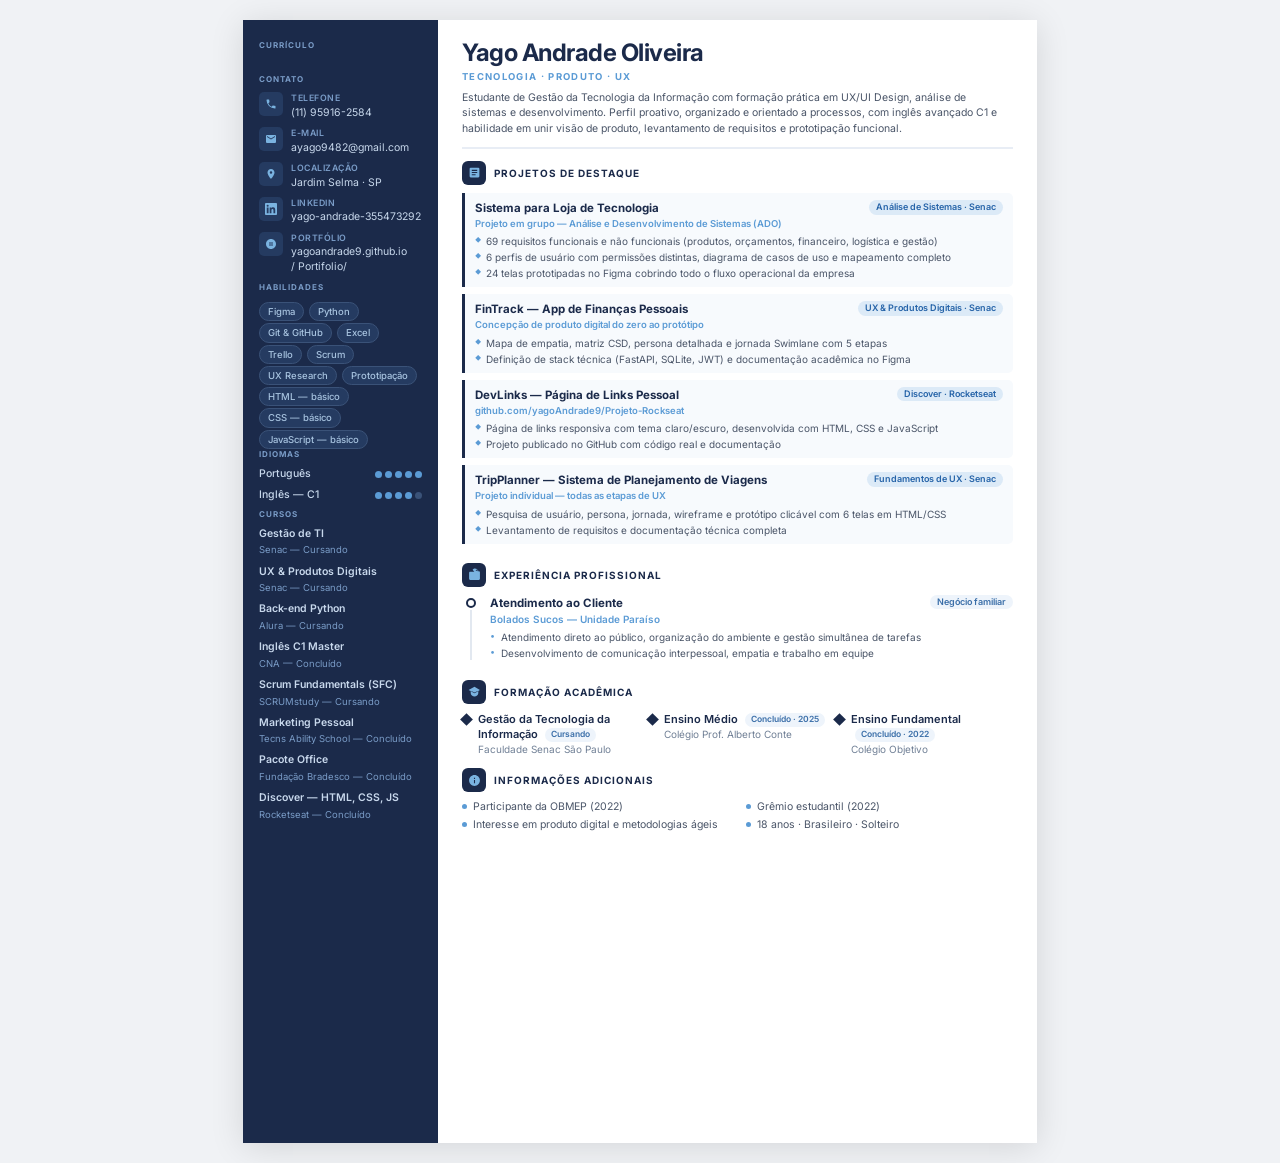
<file: assets/curriculo_yago.html>
<!DOCTYPE html>
<html lang="pt-BR">
<head>
<meta charset="UTF-8">
<title>Currículo — Yago Andrade Oliveira</title>
<link href="https://fonts.googleapis.com/css2?family=Inter:wght@300;400;500;600;700&display=swap" rel="stylesheet">
<style>
* { margin:0; padding:0; box-sizing:border-box; }
body {
  font-family:'Inter',sans-serif;
  background:#f0f2f5;
  color:#1a1a2e;
  font-size:11.5px;
  line-height:1.4;
  -webkit-print-color-adjust:exact;
  print-color-adjust:exact;
}
.page {
  width:210mm;
  height:297mm;
  margin:20px auto;
  background:#fff;
  display:grid;
  grid-template-columns:195px 1fr;
  overflow:hidden;
  box-shadow:0 4px 32px rgba(0,0,0,0.12);
}
/* SIDEBAR */
.sidebar {
  background:#1b2a4a;
  color:#e8edf5;
  padding:20px 16px;
  display:flex;
  flex-direction:column;
  gap:16px;
}
.sidebar-label {
  font-size:8px;
  font-weight:700;
  letter-spacing:0.12em;
  text-transform:uppercase;
  color:#7a9cc7;
  margin-bottom:7px;
  display:block;
}
.contact-item {
  display:flex;
  align-items:flex-start;
  gap:8px;
  margin-bottom:7px;
  font-size:10.5px;
  color:#c8d8ec;
}
.contact-icon {
  width:24px;height:24px;
  background:#253b61;
  border-radius:5px;
  display:flex;align-items:center;justify-content:center;
  flex-shrink:0;
}
.contact-icon svg { width:12px;height:12px;fill:#7ab3e0; }
.contact-sub {
  font-size:smaller;color:#7a9cc7;font-weight:600;
  text-transform:uppercase;letter-spacing:0.06em;
  display:block;margin-bottom:1px;
}
.skill-tag {
  display:inline-block;
  background:#253b61;color:#a8c4e0;
  border:1px solid #3a5278;border-radius:20px;
  padding:2px 8px;font-size:9.5px;
  margin:2px 2px 0 0;font-weight:500;
}
.idioma-row {
  display:flex;align-items:center;
  justify-content:space-between;margin-bottom:6px;
}
.idioma-name { font-size:10.5px;color:#c8d8ec;font-weight:500; }
.dots { display:flex;gap:3px; }
.dot { width:7px;height:7px;border-radius:50%;background:#3a5278; }
.dot.filled { background:#5b9bd5; }
.curso-item { margin-bottom:7px; }
.curso-title { font-size:10.5px;font-weight:600;color:#c8d8ec;display:block; }
.curso-sub { font-size:9.5px;color:#7a9cc7; }
/* MAIN */
.main {
  padding:20px 24px 18px;
  display:flex;flex-direction:column;
}
.header {
  margin-bottom:12px;
  border-bottom:2px solid #e8edf5;
  padding-bottom:10px;
}
.name { font-size:24px;font-weight:700;color:#1b2a4a;letter-spacing:-0.5px;line-height:1.1; }
.tagline {
  font-size:9.5px;font-weight:700;letter-spacing:0.14em;
  text-transform:uppercase;color:#5b9bd5;margin:4px 0 6px;
}
.objective-text { font-size:10.5px;color:#4a5568;line-height:1.5; }
.section { margin-bottom:12px; }
.section-header {
  display:flex;align-items:center;gap:8px;margin-bottom:8px;
}
.section-icon {
  width:24px;height:24px;background:#1b2a4a;border-radius:6px;
  display:flex;align-items:center;justify-content:center;flex-shrink:0;
}
.section-icon svg { width:13px;height:13px;fill:#7ab3e0; }
.section-title {
  font-size:10px;font-weight:700;letter-spacing:0.1em;
  text-transform:uppercase;color:#1b2a4a;
}
.project-item {
  margin-bottom:7px;padding:7px 10px;
  background:#f7fafd;border-left:3px solid #1b2a4a;
  border-radius:0 5px 5px 0;
}
.project-top {
  display:flex;justify-content:space-between;
  align-items:flex-start;margin-bottom:1px;
}
.project-title { font-size:11.5px;font-weight:700;color:#1b2a4a; }
.project-tag {
  font-size:9px;font-weight:600;background:#dceaf7;color:#2563a8;
  padding:1px 7px;border-radius:20px;white-space:nowrap;
  margin-left:6px;flex-shrink:0;
}
.project-sub { font-size:9.5px;color:#5b9bd5;font-weight:600;margin-bottom:4px; }
.project-bullets { list-style:none;display:flex;flex-direction:column;gap:2px; }
.project-bullets li {
  font-size:10px;color:#4a5568;padding-left:11px;position:relative;
}
.project-bullets li::before {
  content:'◆';position:absolute;left:0;
  color:#5b9bd5;font-size:6px;top:2px;
}
.exp-item {
  display:grid;grid-template-columns:18px 1fr;
  gap:0 10px;margin-bottom:8px;
}
.timeline-dot {
  display:flex;flex-direction:column;
  align-items:center;padding-top:3px;
}
.tl-circle {
  width:10px;height:10px;border-radius:50%;
  border:2px solid #1b2a4a;background:#fff;flex-shrink:0;
}
.tl-line { width:2px;flex:1;background:#e2e8f0;margin-top:2px; }
.exp-top {
  display:flex;justify-content:space-between;
  align-items:flex-start;margin-bottom:1px;
}
.exp-title { font-size:11.5px;font-weight:700;color:#1b2a4a; }
.exp-badge {
  font-size:9px;font-weight:600;background:#eef4fb;color:#3a6ea8;
  padding:1px 7px;border-radius:20px;white-space:nowrap;margin-left:6px;
}
.exp-company { font-size:10px;color:#5b9bd5;font-weight:600;margin-bottom:4px; }
.exp-bullets { list-style:none;display:flex;flex-direction:column;gap:2px; }
.exp-bullets li {
  font-size:10px;color:#4a5568;padding-left:11px;position:relative;
}
.exp-bullets li::before {
  content:'•';position:absolute;left:0;
  color:#5b9bd5;font-size:9px;top:0px;
}
.edu-row {
  display:flex;flex-wrap:wrap;gap:8px;
}
.edu-item {
  display:flex;align-items:flex-start;gap:7px;
  flex:1;min-width:140px;
}
.edu-diamond {
  width:9px;height:9px;background:#1b2a4a;
  transform:rotate(45deg);flex-shrink:0;margin-top:3px;
}
.edu-title { font-size:11px;font-weight:600;color:#1b2a4a; }
.edu-sub { font-size:10px;color:#718096; }
.edu-badge {
  display:inline-block;font-size:8.5px;font-weight:600;
  background:#eef4fb;color:#3a6ea8;padding:1px 6px;
  border-radius:20px;margin-left:4px;vertical-align:middle;
}
.info-grid {
  display:grid;grid-template-columns:1fr 1fr;gap:3px 16px;
}
.info-row {
  display:flex;align-items:flex-start;gap:6px;
  font-size:10.5px;color:#4a5568;
}
.info-dot {
  width:5px;height:5px;border-radius:50%;
  background:#5b9bd5;flex-shrink:0;margin-top:4px;
}
@media print {
  body { background:#fff; }
  .page { margin:0;box-shadow:none;width:100%;height:100vh; }
}
</style>
</head>
<body>
<div class="page">

<aside class="sidebar">
  <div>
    <span class="sidebar-label">Currículo</span>
  </div>

  <div>
    <span class="sidebar-label">Contato</span>
    <div class="contact-item">
      <div class="contact-icon"><svg viewBox="0 0 24 24"><path d="M6.62 10.79a15.05 15.05 0 006.59 6.59l2.2-2.2a1 1 0 011.01-.24 11.5 11.5 0 003.6.57 1 1 0 011 1V20a1 1 0 01-1 1A17 17 0 013 4a1 1 0 011-1h3.5a1 1 0 011 1c0 1.25.2 2.45.57 3.57a1 1 0 01-.24 1.01l-2.21 2.21z"/></svg></div>
      <div><span class="contact-sub">Telefone</span>(11) 95916-2584</div>
    </div>
    <div class="contact-item">
      <div class="contact-icon"><svg viewBox="0 0 24 24"><path d="M20 4H4a2 2 0 00-2 2v12a2 2 0 002 2h16a2 2 0 002-2V6a2 2 0 00-2-2zm0 4l-8 5-8-5V6l8 5 8-5v2z"/></svg></div>
      <div><span class="contact-sub">E-mail</span>ayago9482@gmail.com</div>
    </div>
    <div class="contact-item">
      <div class="contact-icon"><svg viewBox="0 0 24 24"><path d="M12 2C8.13 2 5 5.13 5 9c0 5.25 7 13 7 13s7-7.75 7-13c0-3.87-3.13-7-7-7zm0 9.5a2.5 2.5 0 010-5 2.5 2.5 0 010 5z"/></svg></div>
      <div><span class="contact-sub">Localização</span>Jardim Selma · SP</div>
    </div>
    <div class="contact-item">
      <div class="contact-icon"><svg viewBox="0 0 24 24"><path d="M20.447 20.452h-3.554v-5.569c0-1.328-.027-3.037-1.852-3.037-1.853 0-2.136 1.445-2.136 2.939v5.667H9.351V9h3.414v1.561h.046c.477-.9 1.637-1.85 3.37-1.85 3.601 0 4.267 2.37 4.267 5.455v6.286zM5.337 7.433a2.062 2.062 0 01-2.063-2.065 2.064 2.064 0 112.063 2.065zm1.782 13.019H3.555V9h3.564v11.452zM22.225 0H1.771C.792 0 0 .774 0 1.729v20.542C0 23.227.792 24 1.771 24h20.451C23.2 24 24 23.227 24 22.271V1.729C24 .774 23.2 0 22.222 0h.003z"/></svg></div>
      <div><span class="contact-sub">LinkedIn</span>yago-andrade-355473292</div>
    </div>
    <div class="contact-item">
      <div class="contact-icon"><svg viewBox="0 0 24 24"><path d="M12 2C6.48 2 2 6.48 2 12s4.48 10 10 10 10-4.48 10-10S17.52 2 12 2zm-1 14H9V8h2v8zm4 0h-2V8h2v8z"/></svg></div>
      <div><span class="contact-sub">Portfólio</span>
          yagoandrade9.github.io<br>
/         Portifolio/
    </div>
  </div>

  <div>
    <span class="sidebar-label">Habilidades</span>
    <span class="skill-tag">Figma</span>
    <span class="skill-tag">Python</span>
    <span class="skill-tag">Git &amp; GitHub</span>
    <span class="skill-tag">Excel</span>
    <span class="skill-tag">Trello</span>
    <span class="skill-tag">Scrum</span>
    <span class="skill-tag">UX Research</span>
    <span class="skill-tag">Prototipação</span>
    <span class="skill-tag">HTML — básico</span>
    <span class="skill-tag">CSS — básico</span>
    <span class="skill-tag">JavaScript — básico</span>
  </div>

  <div>
    <span class="sidebar-label">Idiomas</span>
    <div class="idioma-row">
      <span class="idioma-name">Português</span>
      <div class="dots"><div class="dot filled"></div><div class="dot filled"></div><div class="dot filled"></div><div class="dot filled"></div><div class="dot filled"></div></div>
    </div>
    <div class="idioma-row">
      <span class="idioma-name">Inglês — C1</span>
      <div class="dots"><div class="dot filled"></div><div class="dot filled"></div><div class="dot filled"></div><div class="dot filled"></div><div class="dot"></div></div>
    </div>
  </div>

  <div>
    <span class="sidebar-label">Cursos</span>
    <div class="curso-item"><span class="curso-title">Gestão de TI</span><span class="curso-sub">Senac — Cursando</span></div>
    <div class="curso-item"><span class="curso-title">UX & Produtos Digitais</span><span class="curso-sub">Senac — Cursando</span></div>
    <div class="curso-item"><span class="curso-title">Back-end Python</span><span class="curso-sub">Alura — Cursando</span></div>
    <div class="curso-item"><span class="curso-title">Inglês C1 Master</span><span class="curso-sub">CNA — Concluído</span></div>
    <div class="curso-item"><span class="curso-title">Scrum Fundamentals (SFC)</span><span class="curso-sub">SCRUMstudy — Cursando</span></div>
    <div class="curso-item"><span class="curso-title">Marketing Pessoal</span><span class="curso-sub">Tecns Ability School — Concluído</span></div>
    <div class="curso-item"><span class="curso-title">Pacote Office</span><span class="curso-sub">Fundação Bradesco — Concluído</span></div>
    <div class="curso-item"><span class="curso-title">Discover — HTML, CSS, JS</span><span class="curso-sub">Rocketseat — Concluído</span></div>
  </div>
</aside>

<main class="main">
  <div class="header">
    <div class="name">Yago Andrade Oliveira</div>
    <div class="tagline">Tecnologia · Produto · UX</div>
    <p class="objective-text">Estudante de Gestão da Tecnologia da Informação com formação prática em UX/UI Design, análise de sistemas e desenvolvimento. Perfil proativo, organizado e orientado a processos, com inglês avançado C1 e habilidade em unir visão de produto, levantamento de requisitos e prototipação funcional.</p>
  </div>

  <div class="section">
    <div class="section-header">
      <div class="section-icon"><svg viewBox="0 0 24 24"><path d="M19 3H5a2 2 0 00-2 2v14a2 2 0 002 2h14a2 2 0 002-2V5a2 2 0 00-2-2zm-5 14H7v-2h7v2zm3-4H7v-2h10v2zm0-4H7V7h10v2z"/></svg></div>
      <span class="section-title">Projetos de Destaque</span>
    </div>

    <div class="project-item">
      <div class="project-top">
        <div class="project-title">Sistema para Loja de Tecnologia</div>
        <span class="project-tag">Análise de Sistemas · Senac</span>
      </div>
      <div class="project-sub">Projeto em grupo — Análise e Desenvolvimento de Sistemas (ADO)</div>
      <ul class="project-bullets">
        <li>69 requisitos funcionais e não funcionais (produtos, orçamentos, financeiro, logística e gestão)</li>
        <li>6 perfis de usuário com permissões distintas, diagrama de casos de uso e mapeamento completo</li>
        <li>24 telas prototipadas no Figma cobrindo todo o fluxo operacional da empresa</li>
      </ul>
    </div>

    <div class="project-item">
      <div class="project-top">
        <div class="project-title">FinTrack — App de Finanças Pessoais</div>
        <span class="project-tag">UX & Produtos Digitais · Senac</span>
      </div>
      <div class="project-sub">Concepção de produto digital do zero ao protótipo</div>
      <ul class="project-bullets">
        <li>Mapa de empatia, matriz CSD, persona detalhada e jornada Swimlane com 5 etapas</li>
        <li>Definição de stack técnica (FastAPI, SQLite, JWT) e documentação acadêmica no Figma</li>
      </ul>
    </div>

    <div class="project-item">
      <div class="project-top">
        <div class="project-title">DevLinks — Página de Links Pessoal</div>
        <span class="project-tag">Discover · Rocketseat</span>
      </div>
      <div class="project-sub">github.com/yagoAndrade9/Projeto-Rockseat</div>
      <ul class="project-bullets">
        <li>Página de links responsiva com tema claro/escuro, desenvolvida com HTML, CSS e JavaScript</li>
        <li>Projeto publicado no GitHub com código real e documentação</li>
      </ul>
    </div>

    <div class="project-item">
      <div class="project-top">
        <div class="project-title">TripPlanner — Sistema de Planejamento de Viagens</div>
        <span class="project-tag">Fundamentos de UX · Senac</span>
      </div>
      <div class="project-sub">Projeto individual — todas as etapas de UX</div>
      <ul class="project-bullets">
        <li>Pesquisa de usuário, persona, jornada, wireframe e protótipo clicável com 6 telas em HTML/CSS</li>
        <li>Levantamento de requisitos e documentação técnica completa</li>
      </ul>
    </div>
  </div>

  <div class="section">
    <div class="section-header">
      <div class="section-icon"><svg viewBox="0 0 24 24"><path d="M20 6h-2.18c.07-.44.18-.88.18-1.34C18 2.53 15.49 1 12.9 1c-1.53 0-3.35.7-4.4 2.31L12 7.4l3.5-4.09C16.25 2.55 17.28 3 18 3c.55 0 1 .45 1 1s-.45 1-1 1h-4.28l-.48.54-1.22 1.46H4c-1.1 0-2 .9-2 2v11c0 1.1.9 2 2 2h16c1.1 0 2-.9 2-2V8c0-1.1-.9-2-2-2z"/></svg></div>
      <span class="section-title">Experiência Profissional</span>
    </div>
    <div class="exp-item">
      <div class="timeline-dot"><div class="tl-circle"></div><div class="tl-line"></div></div>
      <div>
        <div class="exp-top">
          <span class="exp-title">Atendimento ao Cliente</span>
          <span class="exp-badge">Negócio familiar</span>
        </div>
        <div class="exp-company">Bolados Sucos — Unidade Paraíso</div>
        <ul class="exp-bullets">
          <li>Atendimento direto ao público, organização do ambiente e gestão simultânea de tarefas</li>
          <li>Desenvolvimento de comunicação interpessoal, empatia e trabalho em equipe</li>
        </ul>
      </div>
    </div>
  </div>

  <div class="section">
    <div class="section-header">
      <div class="section-icon"><svg viewBox="0 0 24 24"><path d="M12 3L1 9l4 2.18V15c0 3 3.58 6 7 6s7-3 7-6v-3.82L22 9 12 3zm6 8.99L12 15l-6-3.01V11l6 3 6-3v1.99z"/></svg></div>
      <span class="section-title">Formação Acadêmica</span>
    </div>
    <div class="edu-row">
      <div class="edu-item">
        <div class="edu-diamond"></div>
        <div><div class="edu-title">Gestão da Tecnologia da Informação <span class="edu-badge">Cursando</span></div><div class="edu-sub">Faculdade Senac São Paulo</div></div>
      </div>
      <div class="edu-item">
        <div class="edu-diamond"></div>
        <div><div class="edu-title">Ensino Médio <span class="edu-badge">Concluído · 2025</span></div><div class="edu-sub">Colégio Prof. Alberto Conte</div></div>
      </div>
      <div class="edu-item">
        <div class="edu-diamond"></div>
        <div><div class="edu-title">Ensino Fundamental <span class="edu-badge">Concluído · 2022</span></div><div class="edu-sub">Colégio Objetivo</div></div>
      </div>
    </div>
  </div>

  <div class="section">
    <div class="section-header">
      <div class="section-icon"><svg viewBox="0 0 24 24"><path d="M12 2C6.48 2 2 6.48 2 12s4.48 10 10 10 10-4.48 10-10S17.52 2 12 2zm1 15h-2v-6h2v6zm0-8h-2V7h2v2z"/></svg></div>
      <span class="section-title">Informações Adicionais</span>
    </div>
    <div class="info-grid">
      <div class="info-row"><div class="info-dot"></div><span>Participante da OBMEP (2022)</span></div>
      <div class="info-row"><div class="info-dot"></div><span>Grêmio estudantil (2022)</span></div>
      <div class="info-row"><div class="info-dot"></div><span>Interesse em produto digital e metodologias ágeis</span></div>
      <div class="info-row"><div class="info-dot"></div><span>18 anos · Brasileiro · Solteiro</span></div>
    </div>
  </div>
</main>
</div>
</body>
</html>
</file>
